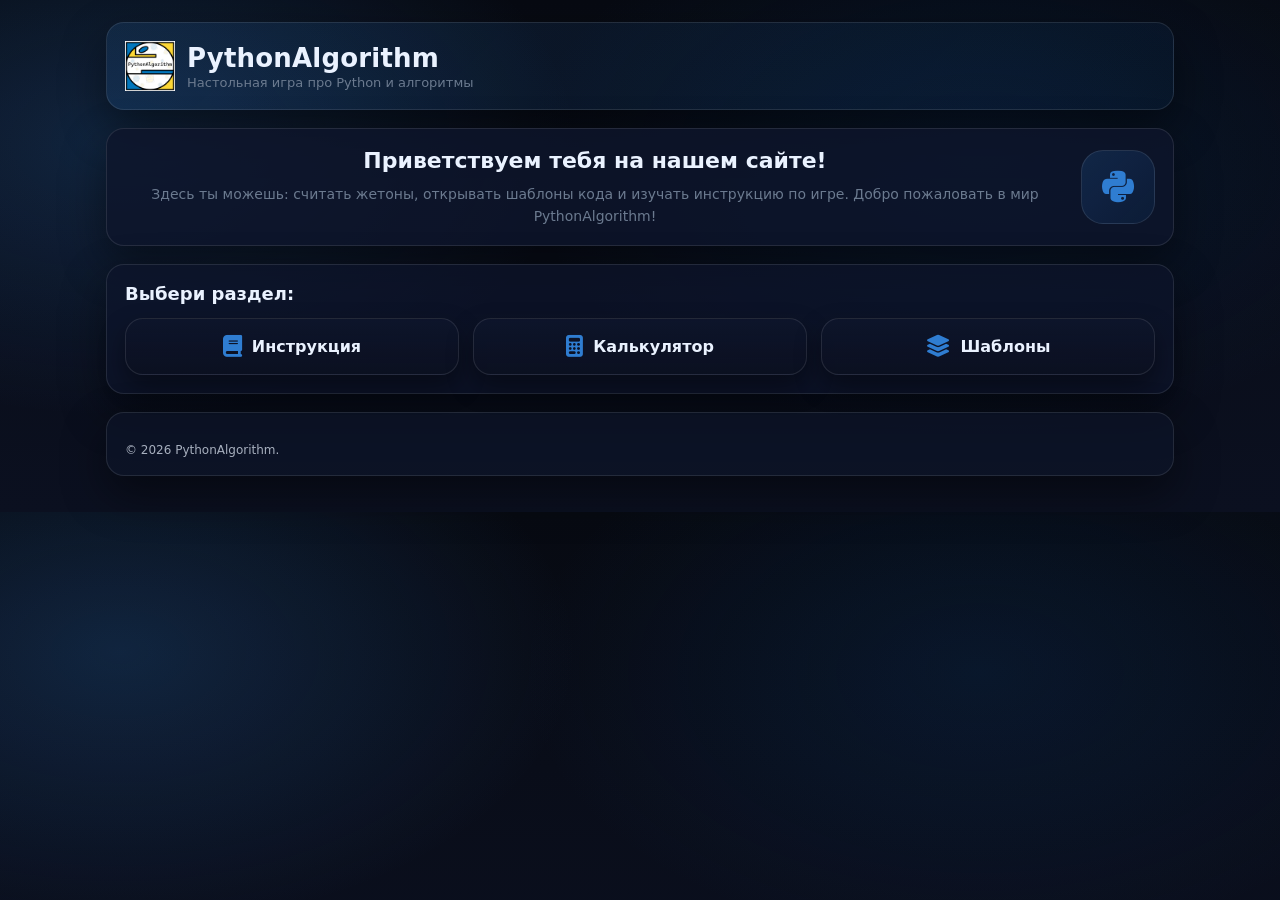
<file: index.html>
<!DOCTYPE html>
<html lang="ru">
<head>
  <meta charset="UTF-8">
  <meta name="viewport" content="width=device-width, initial-scale=1.0">
  <title>PythonAlgorithm — Главная</title>
  <link rel="stylesheet" href="./python-theme.css">
<link rel="stylesheet" href="https://cdnjs.cloudflare.com/ajax/libs/font-awesome/6.4.0/css/all.min.css">
</head>
<body>
  <div class="container">

    <header>
      <div class="topbar">
        <div class="brand">
          <div class="brand-logo">
          <img src="ОбложкаОФИЦ.png" alt="PythonAlgorithm">
          </div>
          <div class="brand-title">
            <h1>PythonAlgorithm</h1>
            <p>Настольная игра про Python и алгоритмы</p>
          </div>
        </div>
      </div>
    </header>

    <main>
      <section class="hero">
        <div class="hero-content">
          <h2>Приветствуем тебя на нашем сайте!</h2>
          <p>
            Здесь ты можешь: считать жетоны, открывать шаблоны кода и
            изучать инструкцию по игре. Добро пожаловать в мир PythonAlgorithm!
          </p>
        </div>

        <div class="hero-badge">
          <i class="fab fa-python"></i>
        </div>
      </section>

      <section class="section">
        <h2>Выбери раздел:</h2>

        <div class="nav-buttons">
          <a href="instructions.html" class="nav-btn">
            <span class="btn-emoji"><i class="fas fa-book"></i></span>
            <span class="btn-text">Инструкция</span>
          </a>

          <a href="calculator.html" class="nav-btn">
            <span class="btn-emoji"><i class="fas fa-calculator"></i></span>
            <span class="btn-text">Калькулятор</span>
          </a>

          <a href="templates.html" class="nav-btn">
            <span class="btn-emoji"><i class="fas fa-layer-group"></i></span>
            <span class="btn-text">Шаблоны</span>
          </a>
        </div>
      </section>
    </main>

    <footer>
      <p class="copyright">© 2026 PythonAlgorithm.</p>
    </footer>

  </div>
</body>
</html>
</file>
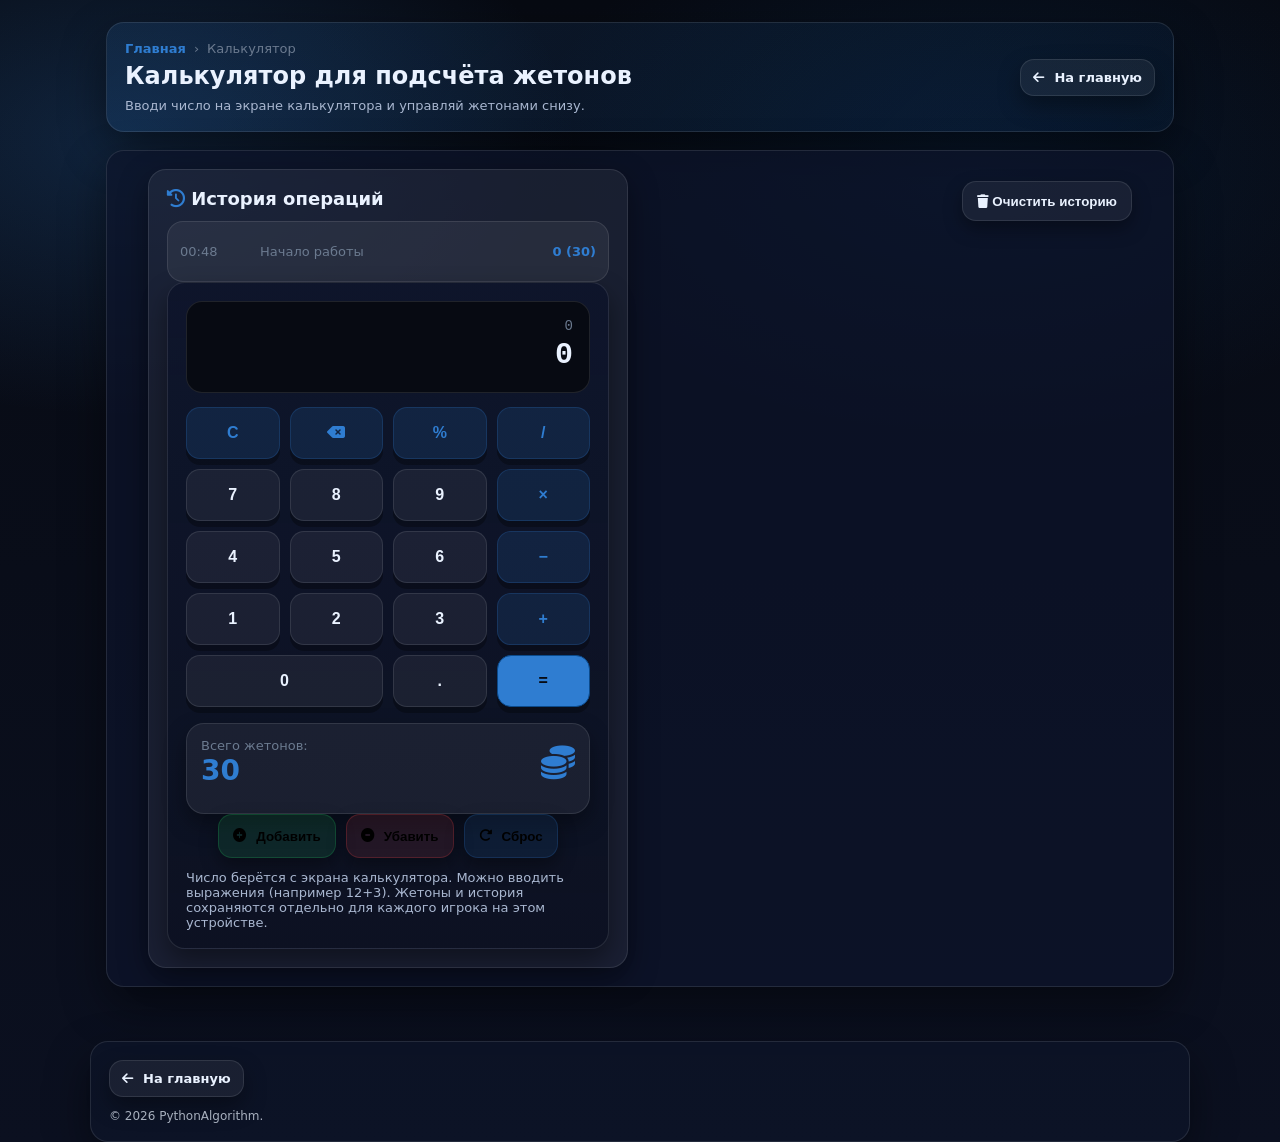
<file: calculator.html>
<!DOCTYPE html>
<html lang="ru">
<head>
  <meta charset="UTF-8">
  <meta name="viewport" content="width=device-width, initial-scale=1.0">
  <title>PythonAlgorithm — Калькулятор жетонов</title>
  <link rel="stylesheet" href="./python-theme.css">
<link rel="stylesheet" href="https://cdnjs.cloudflare.com/ajax/libs/font-awesome/6.4.0/css/all.min.css">
  <style>
    .calc-wrap{
      margin-top:18px;
      padding:18px;
      border-radius:18px;
      border:1px solid rgba(255,255,255,0.10);
      background: rgba(14,21,43,0.70);
      box-shadow: var(--shadow);
      max-width:1100px;
      margin-left:auto;
      margin-right:auto;
    }

    .calculator{
      width:100%;
      max-width:480px;
      border-radius:18px;
      border:1px solid var(--border);
      background: linear-gradient(180deg, rgba(14,21,43,0.95), rgba(11,16,32,0.88));
      box-shadow: 0px 12px 26px rgba(0,0,0,0.40);
      padding:18px;
    }

    .calculator-screen{
      background:#070a12;
      color:#eaf2ff;
      padding:16px;
      border-radius:16px;
      min-height:92px;
      display:flex;
      flex-direction:column;
      justify-content:center;
      text-align:right;
      font-family: var(--mono);
      border:1px solid var(--border);
    }

    .calculation{
      font-size:14px;
      color:var(--muted);
      min-height:20px;
      word-break:break-word;
    }

    .result{
      font-size:30px;
      font-weight:800;
      min-height:38px;
      word-break:break-word;
    }

    .calculator-buttons{
      display:grid;
      grid-template-columns: repeat(4, 1fr);
      gap:10px;
      margin-top:14px;
    }

    .calc-btn{
      height:52px;
      border:none;
      border-radius:14px;
      font-size:16px;
      font-weight:800;
      cursor:pointer;
      transition: transform 0.12s ease, box-shadow 0.12s ease;
      background: rgba(255,255,255,0.06);
      border:1px solid var(--border);
      box-shadow: 0px 6px 0px rgba(0,0,0,0.30);
      color:var(--text);
    }

    .calc-btn:hover{ transform: translateY(-1px); }
    .calc-btn:active{ transform: translateY(2px); box-shadow: 0px 3px 0px rgba(0,0,0,0.30); }

    .calc-btn.operator{
      background: rgba(47,125,209,0.14);
      border:1px solid rgba(47,125,209,0.22);
      color:var(--blue);
    }

    .calc-btn.equals{
      background: var(--blue);
      border:1px solid var(--blue2);
      color:#070a12;
    }

    .calc-btn.zero{ grid-column: span 2; }

    .token-panel{
      margin-top:16px;
      padding:14px;
      border-radius:18px;
      border:1px solid var(--border);
      background: rgba(255,255,255,0.06);
      box-shadow: 0px 10px 22px rgba(0,0,0,0.35);
    }

    .token-top{
      display:flex;
      align-items:center;
      justify-content:space-between;
      gap:12px;
      margin-bottom:12px;
    }

    .token-title{
      display:flex;
      flex-direction:column;
      gap:2px;
    }

    .token-title span{
      color:var(--muted);
      font-size:13px;
    }

    .token-value{
      font-size:28px;
      font-weight:900;
      color:var(--blue);
      line-height:32px;
    }

    .token-actions{
      display:flex;
      gap:10px;
      flex-wrap:wrap;
      justify-content:center;
    }

    .token-btn{
      height:44px;
      padding:0px 14px;
      border-radius:14px;
      border:1px solid var(--border);
      background: rgba(255,255,255,0.06);
      box-shadow: 0px 8px 18px rgba(0,0,0,0.35);
      cursor:pointer;
      font-weight:800;
      display:inline-flex;
      align-items:center;
      gap:10px;
      transition: transform 0.12s ease, border-color 0.12s ease;
    }

    .token-btn:hover{ transform: translateY(-1px); border-color: rgba(47,125,209,0.45); }
    .token-btn:active{ transform: translateY(1px); }

    .token-btn.add{
      background: rgba(34,197,94,0.12);
      border-color: rgba(34,197,94,0.22);
    }

    .token-btn.sub{
      background: rgba(239,68,68,0.10);
      border-color: rgba(239,68,68,0.22);
    }

    .token-btn.reset{
      background: rgba(47,125,209,0.10);
      border-color: rgba(47,125,209,0.20);
    }

    
.layout{
  display:grid;
  grid-template-columns: 480px 480px;
  gap:24px;
  justify-content:center;
  align-items:start;
}

@media (max-width: 1020px){
  .layout{
    grid-template-columns: 1fr;
  }
}

    .token-log{
      width:100%;
      max-width:480px;
      padding:18px;
      border-radius:18px;
      border:1px solid var(--border);
      background: rgba(255,255,255,0.06);
      box-shadow: 0px 10px 30px rgba(0,0,0,0.40);
    }

    .log-container{
      border-radius:16px;
      border:1px solid var(--border);
      background: rgba(255,255,255,0.06);
      padding:12px;
      max-height:220px;
      overflow:auto;
    }

    .log-entry{
      display:flex;
      align-items:center;
      justify-content:space-between;
      gap:10px;
      padding:10px 0px;
      border-bottom:1px solid var(--border);
      font-size:13px;
      color:var(--muted);
    }

    .log-entry:last-child{ border-bottom:none; }

    .log-time{ width:70px; color:var(--muted); }
    .log-action{ flex:1; }
    .log-tokens{ width:140px; text-align:right; font-weight:900; color:var(--blue); }
    .log-tokens.positive{ color:#16a34a; }
    .log-tokens.negative{ color:#dc2626; }

    .log-actions{
      margin-top:12px;
      display:flex;
      justify-content:flex-end;
    }

    .log-actions button{
      height:40px;
      padding:0px 14px;
      border-radius:14px;
      border:1px solid var(--border);
      background: rgba(255,255,255,0.06);
      box-shadow: 0px 8px 18px rgba(0,0,0,0.35);
      cursor:pointer;
      font-weight:800;
      color:var(--text);
    }
  
    @media (max-width: 1020px){
      .calc-wrap{
        padding:14px;
      }
      .layout{
        grid-template-columns: 1fr !important;
        gap:16px;
      }
      .calculator,
      .token-log{
        width:100%;
        max-width:none;
      }
    }

    @media (max-width: 640px){
      .calculator-buttons{
        gap:8px;
      }
      .calc-btn{
        height:48px;
        font-size:15px;
      }
      .result{
        font-size:26px;
      }
      .log-time{
        width:56px;
      }
      .log-tokens{
        width:auto;
      }
      .log-entry{
        align-items:flex-start;
        flex-wrap:wrap;
      }
    }

    @media (max-width: 480px){
      .calc-wrap,
      .calculator,
      .token-log{
        padding:12px;
      }
      .token-actions,
      .log-actions{
        justify-content:stretch;
      }
      .token-btn,
      .log-actions button{
        width:100%;
        justify-content:center;
      }
    }

  </style>
</head>
<body>
  <div class="container">

    <header>
      <div class="page-title">
        <div>
          <div class="breadcrumb">
            <a href="index.html">Главная</a>
            <span>›</span>
            <span>Калькулятор</span>
          </div>
          <h1 style="margin:6px 0px 0px; font-size:24px;">Калькулятор для подсчёта жетонов</h1>
          <p style="margin:8px 0px 0px; color:#a9b7d0; font-size:13px;">
            Вводи число на экране калькулятора и управляй жетонами снизу.
          </p>
        </div>

        <a class="back-home" href="index.html">
          <i class="fas fa-arrow-left"></i>
          На главную
        </a>
      </div>
    </header>

    <main>
      <div class="calc-wrap">
        <div class="layout">
<div class="token-log">
            <h2 style="margin:0px 0px 12px; font-size:18px;">
              <i class="fas fa-history" style="color:#2f7dd1;"></i>
              История операций
            </h2>

            <div class="log-container" id="tokenLog"></div>
<div class="calculator">
            <div class="calculator-screen">
              <div class="calculation" id="calculation">0</div>
              <div class="result" id="result">0</div>
            </div>

            <div class="calculator-buttons">
              <button class="calc-btn operator" onclick="clearDisplay()">C</button>
              <button class="calc-btn operator" onclick="deleteLast()"><i class="fas fa-backspace"></i></button>
              <button class="calc-btn operator" onclick="appendToDisplay('%')">%</button>
              <button class="calc-btn operator" onclick="appendToDisplay('/')">/</button>

              <button class="calc-btn" onclick="appendToDisplay('7')">7</button>
              <button class="calc-btn" onclick="appendToDisplay('8')">8</button>
              <button class="calc-btn" onclick="appendToDisplay('9')">9</button>
              <button class="calc-btn operator" onclick="appendToDisplay('*')">×</button>

              <button class="calc-btn" onclick="appendToDisplay('4')">4</button>
              <button class="calc-btn" onclick="appendToDisplay('5')">5</button>
              <button class="calc-btn" onclick="appendToDisplay('6')">6</button>
              <button class="calc-btn operator" onclick="appendToDisplay('-')">−</button>

              <button class="calc-btn" onclick="appendToDisplay('1')">1</button>
              <button class="calc-btn" onclick="appendToDisplay('2')">2</button>
              <button class="calc-btn" onclick="appendToDisplay('3')">3</button>
              <button class="calc-btn operator" onclick="appendToDisplay('+')">+</button>

              <button class="calc-btn zero" onclick="appendToDisplay('0')">0</button>
              <button class="calc-btn" onclick="appendToDisplay('.')">.</button>
              <button class="calc-btn equals" onclick="calculateResult()">=</button>
            </div>

            <div class="token-panel">
              <div class="token-top">
                <div class="token-title">
                  <span>Всего жетонов:</span>
                  <div class="token-value" id="totalTokens">30</div>
                </div>

                <div style="font-size:34px; color:#2f7dd1;">
                  <i class="fas fa-coins"></i>
                </div>
              </div>

              
              </div>

              <div class="token-actions">
                <button class="token-btn add" onclick="addTokens()">
                  <i class="fas fa-plus-circle"></i>
                  Добавить
                </button>

                <button class="token-btn sub" onclick="subtractTokens()">
                  <i class="fas fa-minus-circle"></i>
                  Убавить
                </button>

                <button class="token-btn reset" onclick="resetTokens()">
                  <i class="fas fa-rotate-right"></i>
                  Сброс
                </button>
              </div>

              <div style="margin-top:12px; color:#a9b7d0; font-size:13px;">
                Число берётся с экрана калькулятора. Можно вводить выражения (например 12+3). Жетоны и история сохраняются отдельно для каждого игрока на этом устройстве.
              </div>
            </div>
          </div>

          

            <div class="log-actions">
              <button onclick="clearLog()">
                <i class="fas fa-trash"></i>
                Очистить историю
              </button>
            </div>
          </div>

        </div>
      </div>
    </main>

    <footer>
         <a class="back-home" href="index.html">
          <i class="fas fa-arrow-left"></i>
          На главную
        </a>
      </div>

      <p class="copyright">© 2026 PythonAlgorithm.</p>
    </footer>

  </div>

  <script>
    let displayValue = "0";
    let totalTokens = 30;
    let tokenHistory = [];
    
    window.addEventListener("DOMContentLoaded", function(){
      const sel = document.getElementById("playerKey");
      if (sel) {
        const savedPlayer = localStorage.getItem("pythonAlgorithmCurrentPlayer");
        if (savedPlayer) sel.value = savedPlayer;
        currentPlayer = sel.value;
      }
      loadFromStorage();
      updateDisplay();
      updateTokenDisplay();
      updateLogDisplay();

      if (tokenHistory.length === 0) {
        addToHistory("Начало работы", 0);
      }
    });

    function updateDisplay(){
      document.getElementById("calculation").textContent = displayValue;
      document.getElementById("result").textContent = displayValue;
    }

    function clearDisplay(){
      displayValue = "0";
      updateDisplay();
    }

    function deleteLast(){
      if (displayValue.length > 1) {
        displayValue = displayValue.slice(0, -1);
      } else {
        displayValue = "0";
      }
      updateDisplay();
    }

    function appendToDisplay(value){
      if (displayValue === "0" || displayValue === "Ошибка") {
        displayValue = value;
      } else {
        displayValue += value;
      }
      updateDisplay();
    }

    function isValidExpression(expr){
      if (expr === "") return false;
      let balance = 0;
      for (let char of expr) {
        if (char === "(") balance++;
        if (char === ")") balance--;
        if (balance < 0) return false;
      }
      if (balance !== 0) return false;
      return true;
    }

    function evaluateExpression(expr){
      expr = expr.replace(/\s+/g, "");
      if (!/^[\d+\-*/().%]+$/.test(expr)) {
        throw new Error("Некорректные символы");
      }
      return new Function("return " + expr)();
    }

    function calculateResult(){
      try{
        let expr = displayValue.replace(/×/g, "*").replace(/−/g, "-");
        if (!isValidExpression(expr)) throw new Error("Некорректное выражение");
        let result = evaluateExpression(expr);
        if (isNaN(result) || !isFinite(result)) throw new Error("Некорректный результат");
        result = Math.round(result * 100) / 100;
        displayValue = result.toString();
        updateDisplay();
      }catch(e){
        displayValue = "Ошибка";
        updateDisplay();
        setTimeout(() => {
          if (displayValue === "Ошибка") clearDisplay();
        }, 1200);
      }
    }

    function getAmountFromDisplay(){
      try{
        if (displayValue === "Ошибка") return NaN;
        let expr = displayValue.replace(/×/g, "*").replace(/−/g, "-");
        if (!isValidExpression(expr)) return NaN;
        const result = evaluateExpression(expr);
        return result;
      }catch(e){
        return NaN;
      }
    }

    function updateTokenDisplay(){
      document.getElementById("totalTokens").textContent = totalTokens;
    }

    function addToHistory(action, change){
      const now = new Date();
      const timeString = now.getHours().toString().padStart(2,"0") + ":" + now.getMinutes().toString().padStart(2,"0");

      tokenHistory.push({
        time: timeString,
        action: action,
        change: change,
        total: totalTokens
      });

      if (tokenHistory.length > 20) tokenHistory = tokenHistory.slice(-20);

      updateLogDisplay();
      saveToStorage();
    }

    function updateLogDisplay(){
      const logContainer = document.getElementById("tokenLog");
      if (!logContainer) return;

      logContainer.innerHTML = "";

      const recent = [...tokenHistory].reverse().slice(0, 10);

      if (recent.length === 0) {
        logContainer.innerHTML = '<div class="log-entry"><span class="log-time">Сейчас</span><span class="log-action">Начало работы</span><span class="log-tokens">0</span></div>';
        return;
      }

      recent.forEach(log => {
        const row = document.createElement("div");
        row.className = "log-entry";

        const tokenClass = log.change > 0 ? "positive" : (log.change < 0 ? "negative" : "");

        row.innerHTML = `
          <span class="log-time">${log.time}</span>
          <span class="log-action">${log.action}</span>
          <span class="log-tokens ${tokenClass}">${log.change > 0 ? "+" : ""}${log.change} (${log.total})</span>
        `;
        logContainer.appendChild(row);
      });
    }

        
function saveToStorage(){
      try{
        localStorage.setItem("pythonAlgorithmTokens_v1", totalTokens.toString());
        localStorage.setItem("pythonAlgorithmHistory_v1", JSON.stringify(tokenHistory));
      }catch(e){}
    }

    function loadFromStorage(){
      try{
        const savedTokens = localStorage.getItem("pythonAlgorithmTokens_v1");
        const savedHistory = localStorage.getItem("pythonAlgorithmHistory_v1");

        if (savedTokens) {
          const n = parseInt(savedTokens);
          totalTokens = isNaN(n) ? 30 : n;
        }

        if (savedHistory) {
          tokenHistory = JSON.parse(savedHistory) || [];
        }
      }catch(e){
        totalTokens = 30;
        tokenHistory = [];
      }
    }

    function addTokens(){
      const amountRaw = getAmountFromDisplay();
      const numAmount = Math.floor(amountRaw);

      if (!isNaN(numAmount) && numAmount > 0 && numAmount <= 1000) {
        totalTokens += numAmount;
        updateTokenDisplay();
        addToHistory("Добавлено " + numAmount + " жетонов", numAmount);
        clearDisplay();
      } else {
        alert("⚠️ Введите на калькуляторе число от 1 до 1000 и нажмите 'Добавить'.");
      }
    }

    function subtractTokens(){
      const amountRaw = getAmountFromDisplay();
      const numAmount = Math.floor(amountRaw);

      if (!isNaN(numAmount) && numAmount > 0 && numAmount <= 1000) {
        if (numAmount > totalTokens) {
          alert("❌ Недостаточно жетонов!\nДоступно: " + totalTokens);
          return;
        }

        totalTokens -= numAmount;
        updateTokenDisplay();
        addToHistory("Вычтено " + numAmount + " жетонов", -numAmount);
        clearDisplay();
      } else {
        alert("⚠️ Введите на калькуляторе число от 1 до 1000 и нажмите 'Убавить'.");
      }
    }

    function resetTokens(){
      const ok = confirm("Сбросить жетоны к 30 для выбранного игрока?");
      if (!ok) return;

      const oldTotal = totalTokens;
      totalTokens = 30;
      updateTokenDisplay();
      addToHistory("Сброс жетонов", -(oldTotal - 30));
    }

    function clearLog(){
      const ok = confirm("Очистить историю операций?");
      if (!ok) return;
      tokenHistory = [];
      updateLogDisplay();
      saveToStorage();
    }

    document.addEventListener("keydown", function(event){
      if (event.key >= "0" && event.key <= "9") {
        appendToDisplay(event.key);
      } else if (["+", "-", "*", "/", "%", "."].includes(event.key)) {
        appendToDisplay(event.key === "*" ? "×" : event.key);
      } else if (event.key === "Enter" || event.key === "=") {
        calculateResult();
      } else if (event.key === "Escape") {
        clearDisplay();
      } else if (event.key === "Backspace") {
        deleteLast();
        event.preventDefault();
      }
    });
  </script>
</body>
</html>
</file>
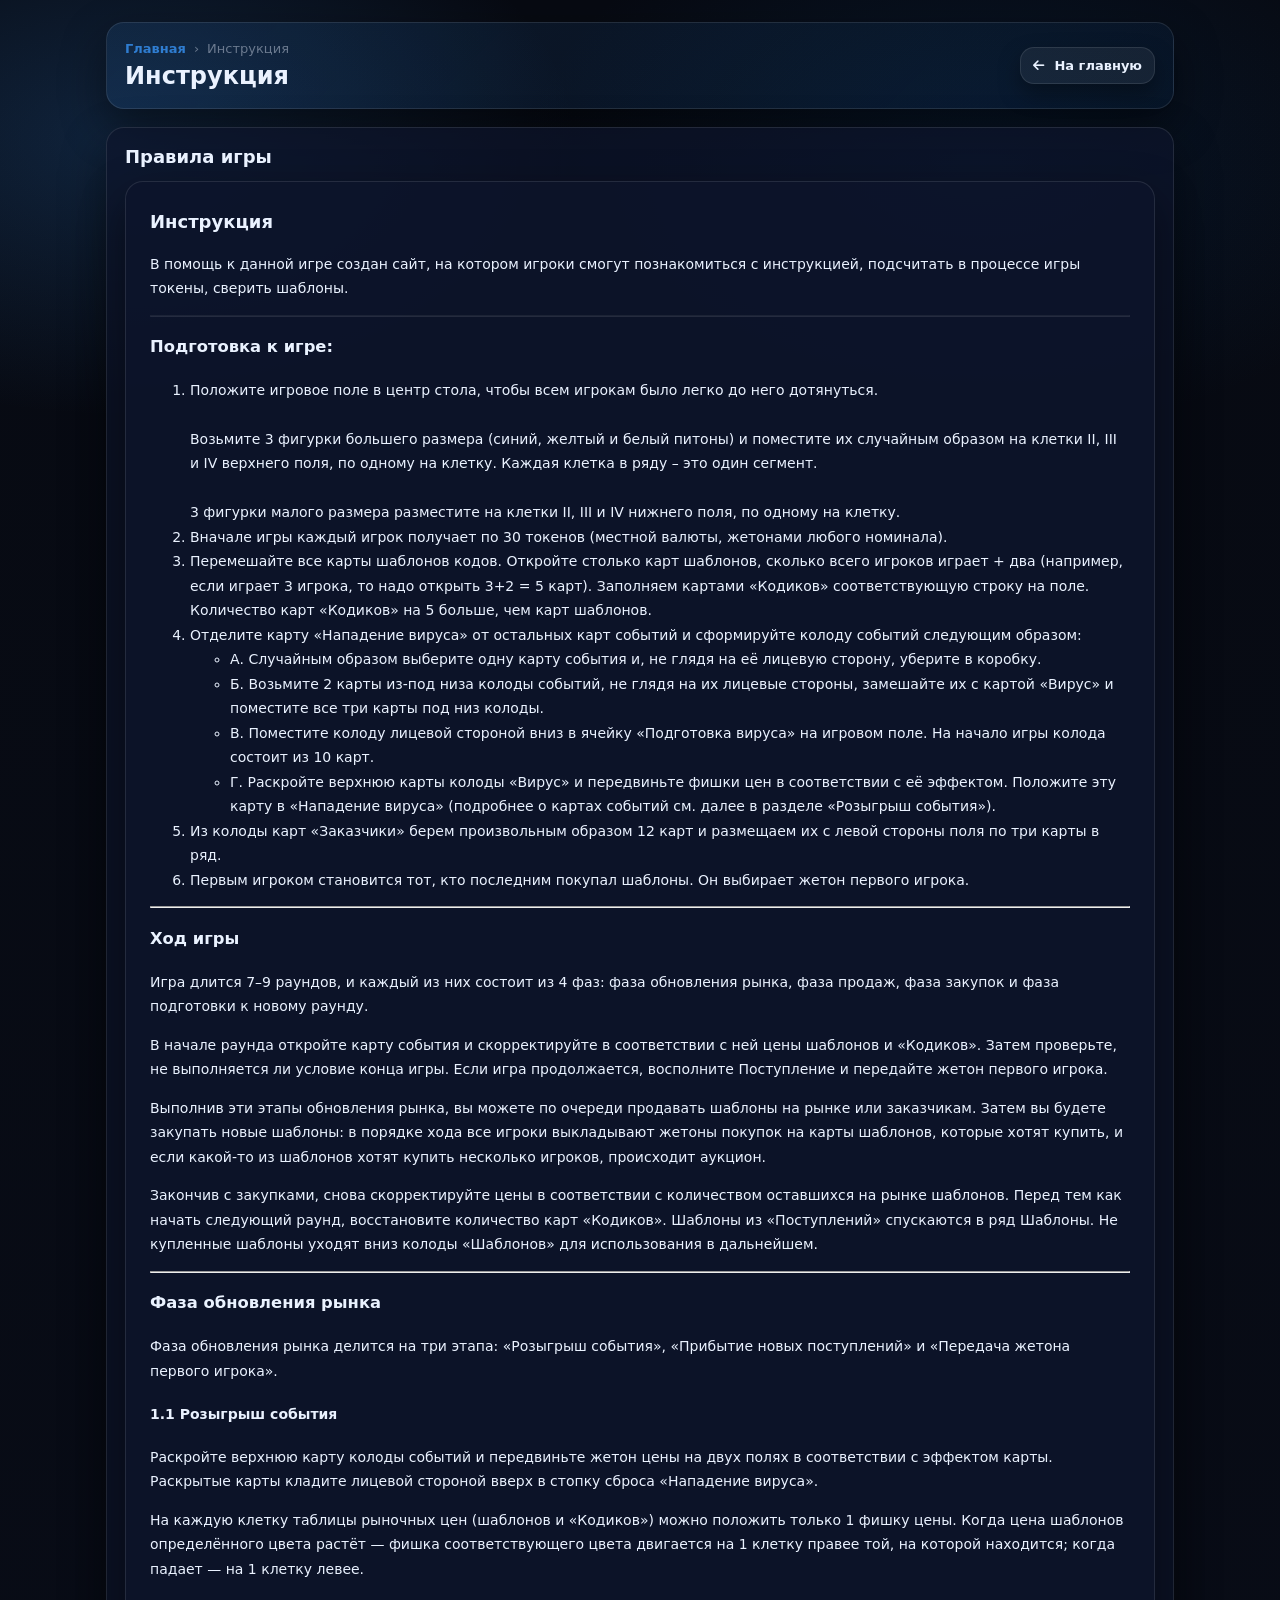
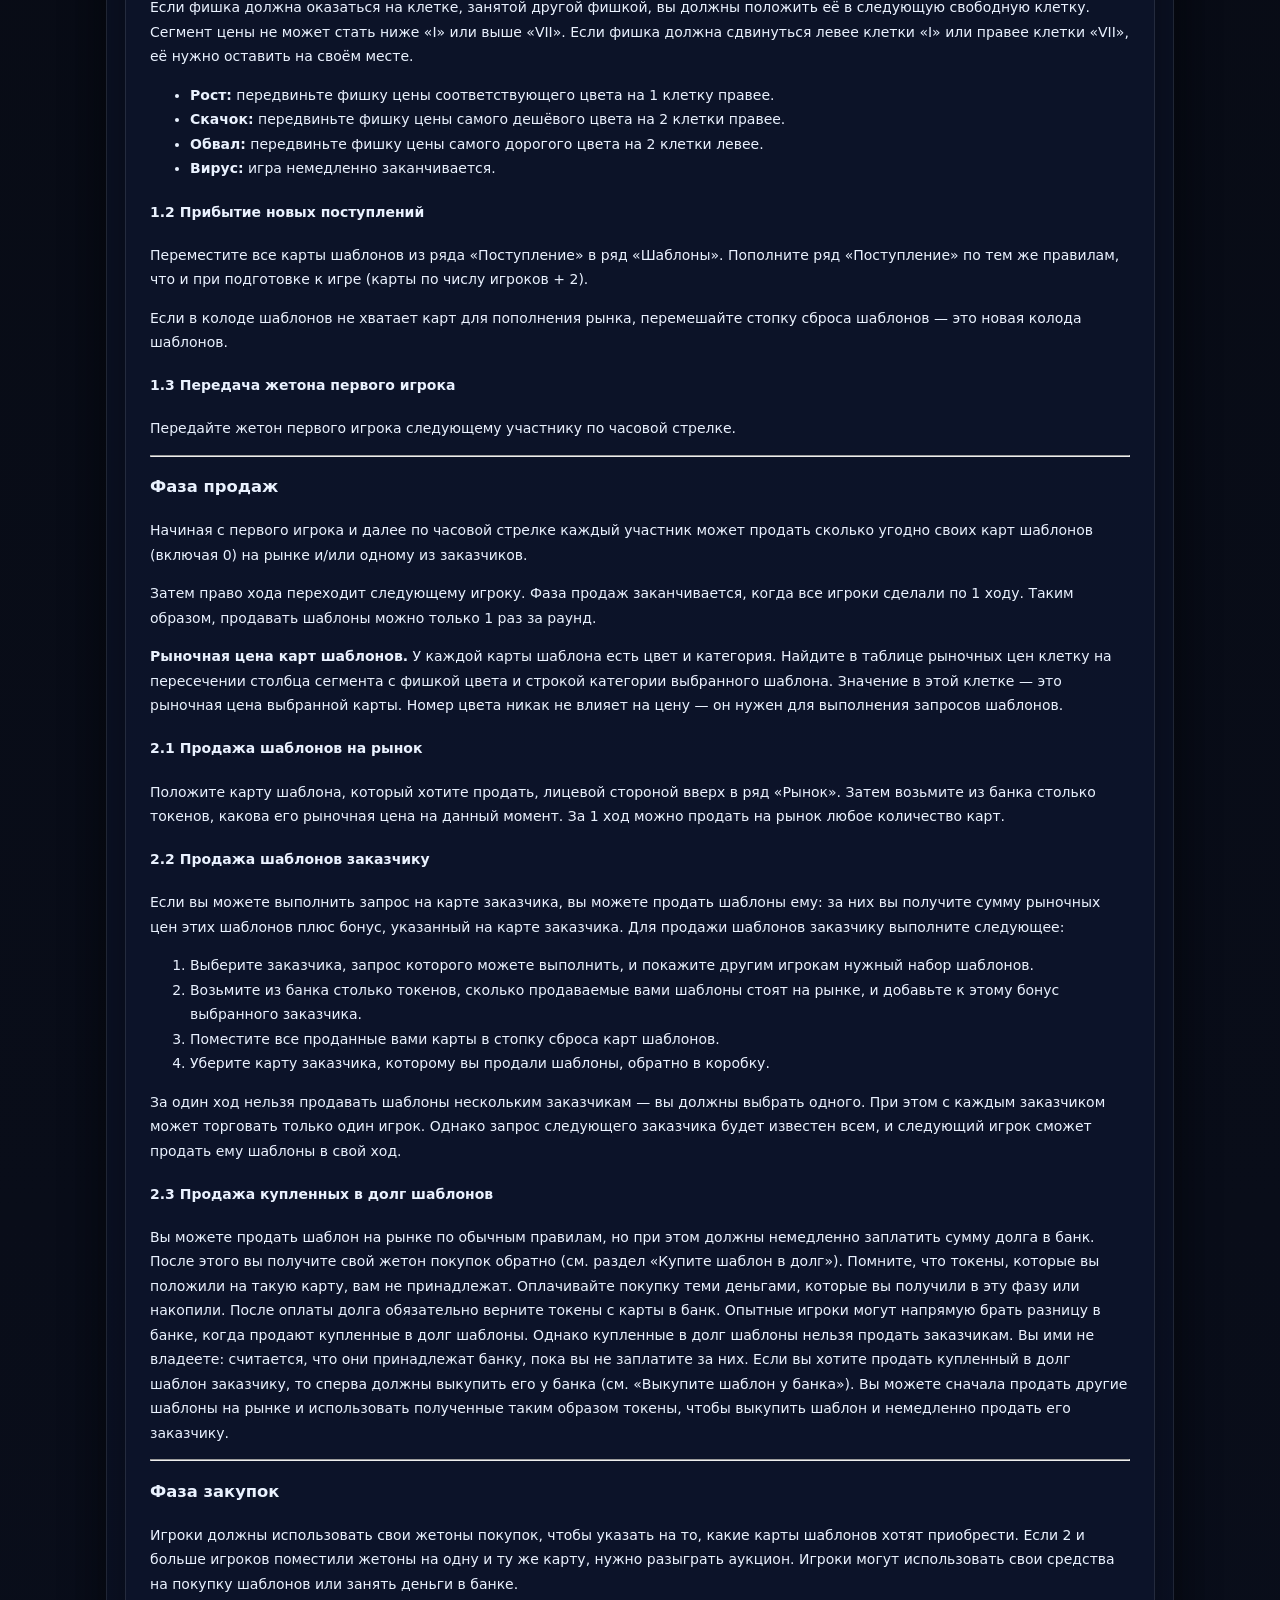
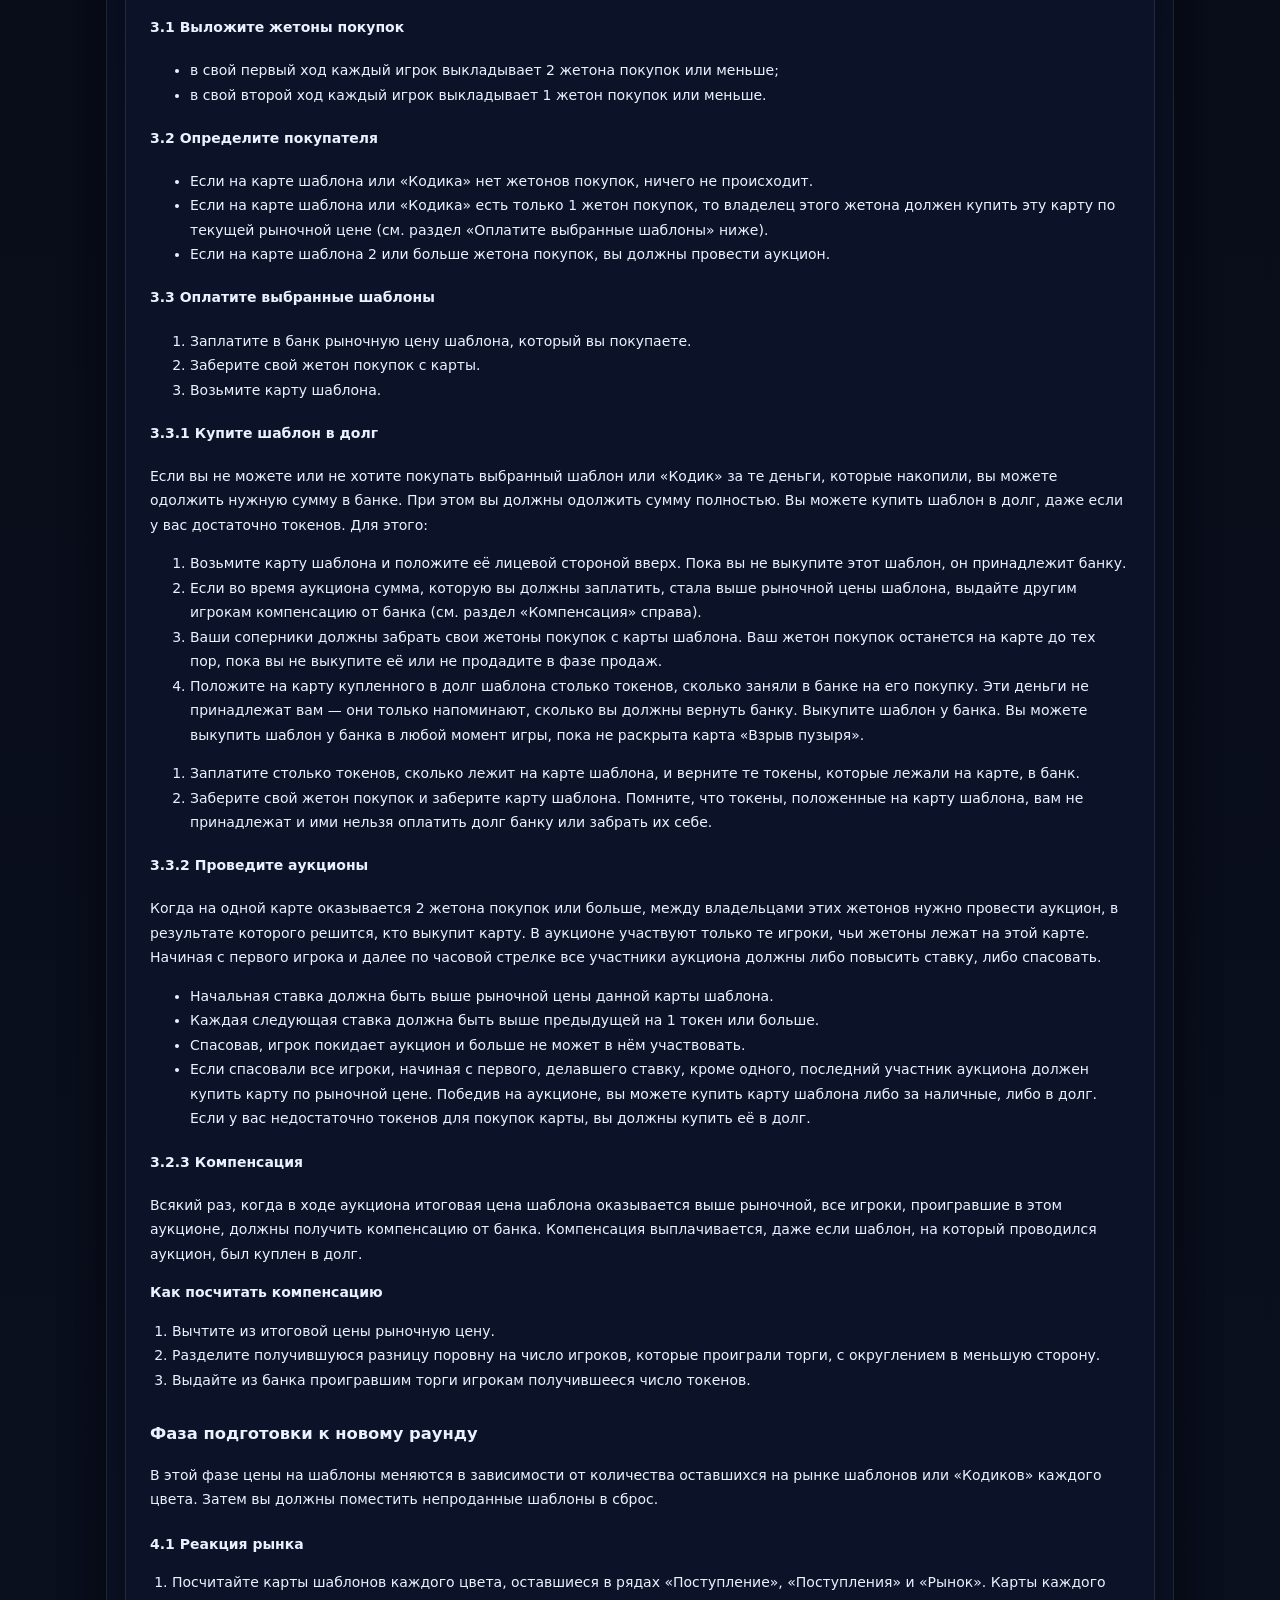
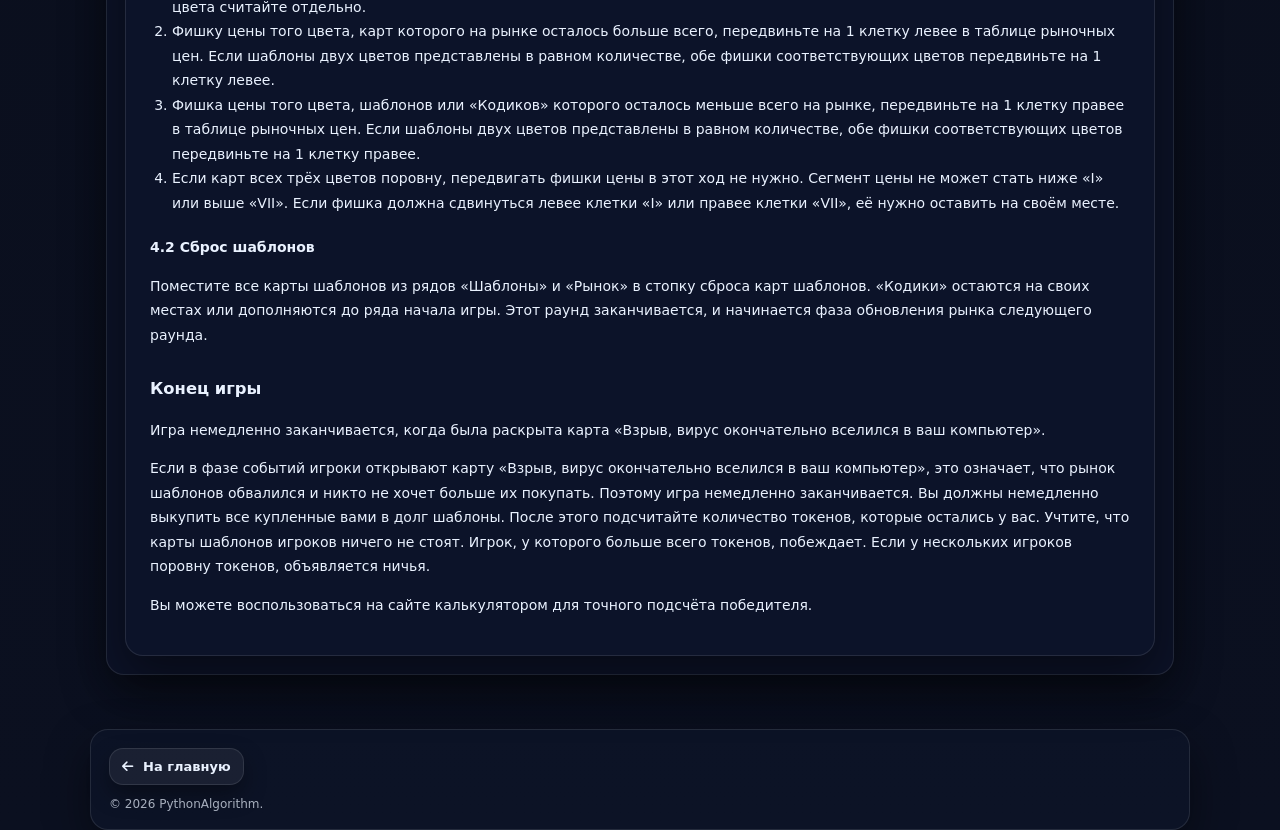
<file: instructions.html>
<!DOCTYPE html>
<html lang="ru">
<head>
  <meta charset="UTF-8">
  <meta name="viewport" content="width=device-width, initial-scale=1.0">
  <title>PythonAlgorithm — Инструкция</title>
  <link rel="stylesheet" href="./python-theme.css">
<link rel="stylesheet" href="https://cdnjs.cloudflare.com/ajax/libs/font-awesome/6.4.0/css/all.min.css">
</head>
<body>
  <div class="container">

    <header>
      <div class="page-title">
        <div>
          <div class="breadcrumb">
            <a href="index.html">Главная</a>
            <span>›</span>
            <span>Инструкция</span>
          </div>
          <h1 style="margin:6px 0px 0px; font-size:24px;">Инструкция</h1>
        </div>

        <a class="back-home" href="index.html">
          <i class="fas fa-arrow-left"></i>
          На главную
        </a>
      </div>
    </header>

    <main>
      <section class="section">
        <h2>Правила игры</h2>
<div style="
  width:100%;
  min-height:420px;
  border-radius:18px;
  border:1px solid var(--border);
  background: rgba(14,21,43,0.70);
  box-shadow: var(--shadow);
  padding:24px;
  color:var(--text);
  font-size:14px;
  line-height:1.75;
">

<h2 style="color:var(--text); margin-top:0;">Инструкция</h2>

<p>
В помощь к данной игре создан сайт, на котором игроки смогут познакомиться с инструкцией,
подсчитать в процессе игры токены, сверить шаблоны.
</p>

<hr style="border-color:var(--border);">

<h3 style="color:var(--text);">Подготовка к игре:</h3>

<ol>
<li>
Положите игровое поле в центр стола, чтобы всем игрокам было легко до него дотянуться.<br><br>
Возьмите 3 фигурки большего размера (синий, желтый и белый питоны) и поместите их случайным образом на клетки II, III и IV верхнего поля, по одному на клетку. Каждая клетка в ряду – это один сегмент.<br><br>
3 фигурки малого размера разместите на клетки II, III и IV нижнего поля, по одному на клетку.
</li>

<li>
Вначале игры каждый игрок получает по 30 токенов (местной валюты, жетонами любого номинала).
</li>

<li>
Перемешайте все карты шаблонов кодов. Откройте столько карт шаблонов, сколько всего игроков играет + два (например, если играет 3 игрока, то надо открыть 3+2 = 5 карт). Заполняем картами «Кодиков» соответствующую строку на поле. Количество карт «Кодиков» на 5 больше, чем карт шаблонов.
</li>

<li>
Отделите карту «Нападение вируса» от остальных карт событий и сформируйте колоду событий следующим образом:
<ul>
<li>А. Случайным образом выберите одну карту события и, не глядя на её лицевую сторону, уберите в коробку.</li>
<li>Б. Возьмите 2 карты из-под низа колоды событий, не глядя на их лицевые стороны, замешайте их с картой «Вирус» и поместите все три карты под низ колоды.</li>
<li>В. Поместите колоду лицевой стороной вниз в ячейку «Подготовка вируса» на игровом поле. На начало игры колода состоит из 10 карт.</li>
<li>Г. Раскройте верхнюю карты колоды «Вирус» и передвиньте фишки цен в соответствии с её эффектом. Положите эту карту в «Нападение вируса» (подробнее о картах событий см. далее в разделе «Розыгрыш события»).</li>
</ul>
</li>

<li>
Из колоды карт «Заказчики» берем произвольным образом 12 карт и размещаем их с левой стороны поля по три карты в ряд.
</li>

<li>
Первым игроком становится тот, кто последним покупал шаблоны. Он выбирает жетон первого игрока.
</li>
</ol>

<hr>

<h3 style="color:var(--text);">Ход игры</h3>

<p>
Игра длится 7–9 раундов, и каждый из них состоит из 4 фаз: фаза обновления рынка, фаза продаж, фаза закупок и фаза подготовки к новому раунду.
</p>

<p>
В начале раунда откройте карту события и скорректируйте в соответствии с ней цены шаблонов и «Кодиков». Затем проверьте, не выполняется ли условие конца игры. Если игра продолжается, восполните Поступление и передайте жетон первого игрока.
</p>

<p>
Выполнив эти этапы обновления рынка, вы можете по очереди продавать шаблоны на рынке или заказчикам. Затем вы будете закупать новые шаблоны: в порядке хода все игроки выкладывают жетоны покупок на карты шаблонов, которые хотят купить, и если какой-то из шаблонов хотят купить несколько игроков, происходит аукцион.
</p>

<p>
Закончив с закупками, снова скорректируйте цены в соответствии с количеством оставшихся на рынке шаблонов. Перед тем как начать следующий раунд, восстановите количество карт «Кодиков». Шаблоны из «Поступлений» спускаются в ряд Шаблоны. Не купленные шаблоны уходят вниз колоды «Шаблонов» для использования в дальнейшем.
</p>

<hr>

<h3 style="color:var(--text);">Фаза обновления рынка</h3>

<p>
Фаза обновления рынка делится на три этапа: «Розыгрыш события», «Прибытие новых поступлений» и «Передача жетона первого игрока».
</p>

<h4 style="color:var(--text);">1.1 Розыгрыш события</h4>

<p>
Раскройте верхнюю карту колоды событий и передвиньте жетон цены на двух полях в соответствии с эффектом карты. Раскрытые карты кладите лицевой стороной вверх в стопку сброса «Нападение вируса».
</p>

<p>
На каждую клетку таблицы рыночных цен (шаблонов и «Кодиков») можно положить только 1 фишку цены. Когда цена шаблонов определённого цвета растёт — фишка соответствующего цвета двигается на 1 клетку правее той, на которой находится; когда падает — на 1 клетку левее.
</p>

<p>
Если фишка должна оказаться на клетке, занятой другой фишкой, вы должны положить её в следующую свободную клетку. Сегмент цены не может стать ниже «I» или выше «VII». Если фишка должна сдвинуться левее клетки «I» или правее клетки «VII», её нужно оставить на своём месте.
</p>

<ul>
<li><b>Рост:</b> передвиньте фишку цены соответствующего цвета на 1 клетку правее.</li>
<li><b>Скачок:</b> передвиньте фишку цены самого дешёвого цвета на 2 клетки правее.</li>
<li><b>Обвал:</b> передвиньте фишку цены самого дорогого цвета на 2 клетки левее.</li>
<li><b>Вирус:</b> игра немедленно заканчивается.</li>
</ul>

<h4 style="color:var(--text);">1.2 Прибытие новых поступлений</h4>

<p>
Переместите все карты шаблонов из ряда «Поступление» в ряд «Шаблоны». Пополните ряд «Поступление» по тем же правилам, что и при подготовке к игре (карты по числу игроков + 2).
</p>

<p>
Если в колоде шаблонов не хватает карт для пополнения рынка, перемешайте стопку сброса шаблонов — это новая колода шаблонов.
</p>

<h4 style="color:var(--text);">1.3 Передача жетона первого игрока</h4>

<p>
Передайте жетон первого игрока следующему участнику по часовой стрелке.
</p>

<hr>

<h3 style="color:var(--text);">Фаза продаж</h3>

<p>
Начиная с первого игрока и далее по часовой стрелке каждый участник может продать сколько угодно своих карт шаблонов (включая 0) на рынке и/или одному из заказчиков.
</p>

<p>
Затем право хода переходит следующему игроку. Фаза продаж заканчивается, когда все игроки сделали по 1 ходу. Таким образом, продавать шаблоны можно только 1 раз за раунд.
</p>

<p>
<b>Рыночная цена карт шаблонов.</b> У каждой карты шаблона есть цвет и категория. Найдите в таблице рыночных цен клетку на пересечении столбца сегмента с фишкой цвета и строкой категории выбранного шаблона. Значение в этой клетке — это рыночная цена выбранной карты. Номер цвета никак не влияет на цену — он нужен для выполнения запросов шаблонов.
</p>

<h4 style="color:var(--text);">2.1 Продажа шаблонов на рынок</h4>

<p>
Положите карту шаблона, который хотите продать, лицевой стороной вверх в ряд «Рынок». Затем возьмите из банка столько токенов, какова его рыночная цена на данный момент. За 1 ход можно продать на рынок любое количество карт.
</p>

<h4 style="color:var(--text);">2.2 Продажа шаблонов заказчику</h4>

<p>
Если вы можете выполнить запрос на карте заказчика, вы можете продать шаблоны ему: за них вы получите сумму рыночных цен этих шаблонов плюс бонус, указанный на карте заказчика. Для продажи шаблонов заказчику выполните следующее:
</p>

<ol>
<li>Выберите заказчика, запрос которого можете выполнить, и покажите другим игрокам нужный набор шаблонов.</li>
<li>Возьмите из банка столько токенов, сколько продаваемые вами шаблоны стоят на рынке, и добавьте к этому бонус выбранного заказчика.</li>
<li>Поместите все проданные вами карты в стопку сброса карт шаблонов.</li>
<li>Уберите карту заказчика, которому вы продали шаблоны, обратно в коробку.</li>
</ol>

<p>
За один ход нельзя продавать шаблоны нескольким заказчикам — вы должны выбрать одного. При этом с каждым заказчиком может торговать только один игрок. Однако запрос следующего заказчика будет известен всем, и следующий игрок сможет продать ему шаблоны в свой ход.
</p>

<h4 style="color:var(--text);">2.3 Продажа купленных в долг шаблонов</h4>

<p>
Вы можете продать шаблон на рынке по обычным правилам, но при этом должны немедленно заплатить сумму долга в банк. После этого вы получите свой жетон покупок обратно (см. раздел «Купите шаблон в долг»). Помните, что токены, которые вы положили на такую карту, вам не принадлежат. Оплачивайте покупку теми деньгами, которые вы получили в эту фазу или накопили. После оплаты долга обязательно верните токены с карты в банк. Опытные игроки могут напрямую брать разницу в банке, когда продают купленные в долг шаблоны. Однако купленные в долг шаблоны нельзя продать заказчикам. Вы ими не владеете: считается, что они принадлежат банку, пока вы не заплатите за них. Если вы хотите продать купленный в долг шаблон заказчику, то сперва должны выкупить его у банка (см. «Выкупите шаблон у банка»). Вы можете сначала продать другие шаблоны на рынке и использовать полученные таким образом токены, чтобы выкупить шаблон и немедленно продать его заказчику.
</p>

<hr>

<h3 style="color:var(--text);">Фаза закупок</h3>

<p>
Игроки должны использовать свои жетоны покупок, чтобы указать на то, какие карты шаблонов хотят приобрести. Если 2 и больше игроков поместили жетоны на одну и ту же карту, нужно разыграть аукцион. Игроки могут использовать свои средства на покупку шаблонов или занять деньги в банке.
</p>

<h4 style="color:var(--text);">3.1 Выложите жетоны покупок</h4>

<ul>
  <li>в свой первый ход каждый игрок выкладывает 2 жетона покупок или меньше;</li>
  <li>в свой второй ход каждый игрок выкладывает 1 жетон покупок или меньше.</li>
</ul>

<h4 style="color:var(--text);">3.2 Определите покупателя</h4>

<ul>
  <li>Если на карте шаблона или «Кодика» нет жетонов покупок, ничего не происходит.</li>
  <li>Если на карте шаблона или «Кодика» есть только 1 жетон покупок, то владелец этого жетона должен купить эту карту по текущей рыночной цене (см. раздел «Оплатите выбранные шаблоны» ниже).</li>
  <li>Если на карте шаблона 2 или больше жетона покупок, вы должны провести аукцион.</li>
</ul>

<h4 style="color:var(--text);">3.3 Оплатите выбранные шаблоны</h4>

<ol>
  <li>Заплатите в банк рыночную цену шаблона, который вы покупаете.</li>
  <li>Заберите свой жетон покупок с карты.</li>
  <li>Возьмите карту шаблона.</li>
</ol>

<h4 style="color:var(--text);">3.3.1 Купите шаблон в долг</h4>

<p>
Если вы не можете или не хотите покупать выбранный шаблон или «Кодик» за те деньги, которые накопили, вы можете одолжить нужную сумму в банке. При этом вы должны одолжить сумму полностью. Вы можете купить шаблон в долг, даже если у вас достаточно токенов. Для этого:
</p>

<ol>
  <li>Возьмите карту шаблона и положите её лицевой стороной вверх. Пока вы не выкупите этот шаблон, он принадлежит банку.</li>
  <li>Если во время аукциона сумма, которую вы должны заплатить, стала выше рыночной цены шаблона, выдайте другим игрокам компенсацию от банка (см. раздел «Компенсация» справа).</li>
  <li>Ваши соперники должны забрать свои жетоны покупок с карты шаблона. Ваш жетон покупок останется на карте до тех пор, пока вы не выкупите её или не продадите в фазе продаж.</li>
  <li>Положите на карту купленного в долг шаблона столько токенов, сколько заняли в банке на его покупку. Эти деньги не принадлежат вам — они только напоминают, сколько вы должны вернуть банку. Выкупите шаблон у банка. Вы можете выкупить шаблон у банка в любой момент игры, пока не раскрыта карта «Взрыв пузыря».</li>
</ol>

<ol>
  <li>Заплатите столько токенов, сколько лежит на карте шаблона, и верните те токены, которые лежали на карте, в банк.</li>
  <li>Заберите свой жетон покупок и заберите карту шаблона. Помните, что токены, положенные на карту шаблона, вам не принадлежат и ими нельзя оплатить долг банку или забрать их себе.</li>
</ol>

<h4 style="color:var(--text);">3.3.2 Проведите аукционы</h4>

<p>
Когда на одной карте оказывается 2 жетона покупок или больше, между владельцами этих жетонов нужно провести аукцион, в результате которого решится, кто выкупит карту. В аукционе участвуют только те игроки, чьи жетоны лежат на этой карте. Начиная с первого игрока и далее по часовой стрелке все участники аукциона должны либо повысить ставку, либо спасовать.
</p>

<ul>
  <li>Начальная ставка должна быть выше рыночной цены данной карты шаблона.</li>
  <li>Каждая следующая ставка должна быть выше предыдущей на 1 токен или больше.</li>
  <li>Спасовав, игрок покидает аукцион и больше не может в нём участвовать.</li>
  <li>Если спасовали все игроки, начиная с первого, делавшего ставку, кроме одного, последний участник аукциона должен купить карту по рыночной цене. Победив на аукционе, вы можете купить карту шаблона либо за наличные, либо в долг. Если у вас недостаточно токенов для покупок карты, вы должны купить её в долг.</li>
</ul>

<h4 style="color:var(--text);">3.2.3 Компенсация</h4>

<p>
Всякий раз, когда в ходе аукциона итоговая цена шаблона оказывается выше рыночной, все игроки, проигравшие в этом аукционе, должны получить компенсацию от банка. Компенсация выплачивается, даже если шаблон, на который проводился аукцион, был куплен в долг.
</p>

<p style="margin-bottom:8px;"><b style="color:var(--text);">Как посчитать компенсацию</b></p>

<ol style="padding-left:22px;">
  <li>Вычтите из итоговой цены рыночную цену.</li>
  <li>Разделите получившуюся разницу поровну на число игроков, которые проиграли торги, с округлением в меньшую сторону.</li>
  <li>Выдайте из банка проигравшим торги игрокам получившееся число токенов.</li>
</ol>

<h3 style="margin:28px 0 14px; color:var(--text);">Фаза подготовки к новому раунду</h3>

<p>
В этой фазе цены на шаблоны меняются в зависимости от количества оставшихся на рынке шаблонов или «Кодиков» каждого цвета. Затем вы должны поместить непроданные шаблоны в сброс.
</p>

<h4 style="margin:20px 0 10px; color:var(--text);">4.1 Реакция рынка</h4>

<ol style="padding-left:22px;">
  <li>Посчитайте карты шаблонов каждого цвета, оставшиеся в рядах «Поступление», «Поступления» и «Рынок». Карты каждого цвета считайте отдельно.</li>
  <li>Фишку цены того цвета, карт которого на рынке осталось больше всего, передвиньте на 1 клетку левее в таблице рыночных цен. Если шаблоны двух цветов представлены в равном количестве, обе фишки соответствующих цветов передвиньте на 1 клетку левее.</li>

  <li>Фишка цены того цвета, шаблонов или «Кодиков» которого осталось меньше всего на рынке, передвиньте на 1 клетку правее в таблице рыночных цен. Если шаблоны двух цветов представлены в равном количестве, обе фишки соответствующих цветов передвиньте на 1 клетку правее.</li>

  <li>Если карт всех трёх цветов поровну, передвигать фишки цены в этот ход не нужно. Сегмент цены не может стать ниже «I» или выше «VII». Если фишка должна сдвинуться левее клетки «I» или правее клетки «VII», её нужно оставить на своём месте.</li>
</ol>

<h4 style="margin:20px 0 10px; color:var(--text);">4.2 Cброс шаблонов</h4>

<p>
Поместите все карты шаблонов из рядов «Шаблоны» и «Рынок» в стопку сброса карт шаблонов. «Кодики» остаются на своих местах или дополняются до ряда начала игры. Этот раунд заканчивается, и начинается фаза обновления рынка следующего раунда.
</p>

<h3 style="margin:28px 0 14px; color:var(--text);">Конец игры</h3>

<p>
Игра немедленно заканчивается, когда была раскрыта карта «Взрыв, вирус окончательно вселился в ваш компьютер».
</p>

<p>
Если в фазе событий игроки открывают карту «Взрыв, вирус окончательно вселился в ваш компьютер», это означает, что рынок шаблонов обвалился и никто не хочет больше их покупать. Поэтому игра немедленно заканчивается. Вы должны немедленно выкупить все купленные вами в долг шаблоны. После этого подсчитайте количество токенов, которые остались у вас. Учтите, что карты шаблонов игроков ничего не стоят. Игрок, у которого больше всего токенов, побеждает. Если у нескольких игроков поровну токенов, объявляется ничья.
</p>

<p>
Вы можете воспользоваться на сайте калькулятором для точного подсчёта победителя.
</p>

</div>
        </div>
      </section>
    </main>

    <footer>
        <a class="back-home" href="index.html">
          <i class="fas fa-arrow-left"></i>
          На главную
        </a>
      </div>

      <p class="copyright">© 2026 PythonAlgorithm.</p>
    </footer>

  </div>
</body>
</html>
</file>
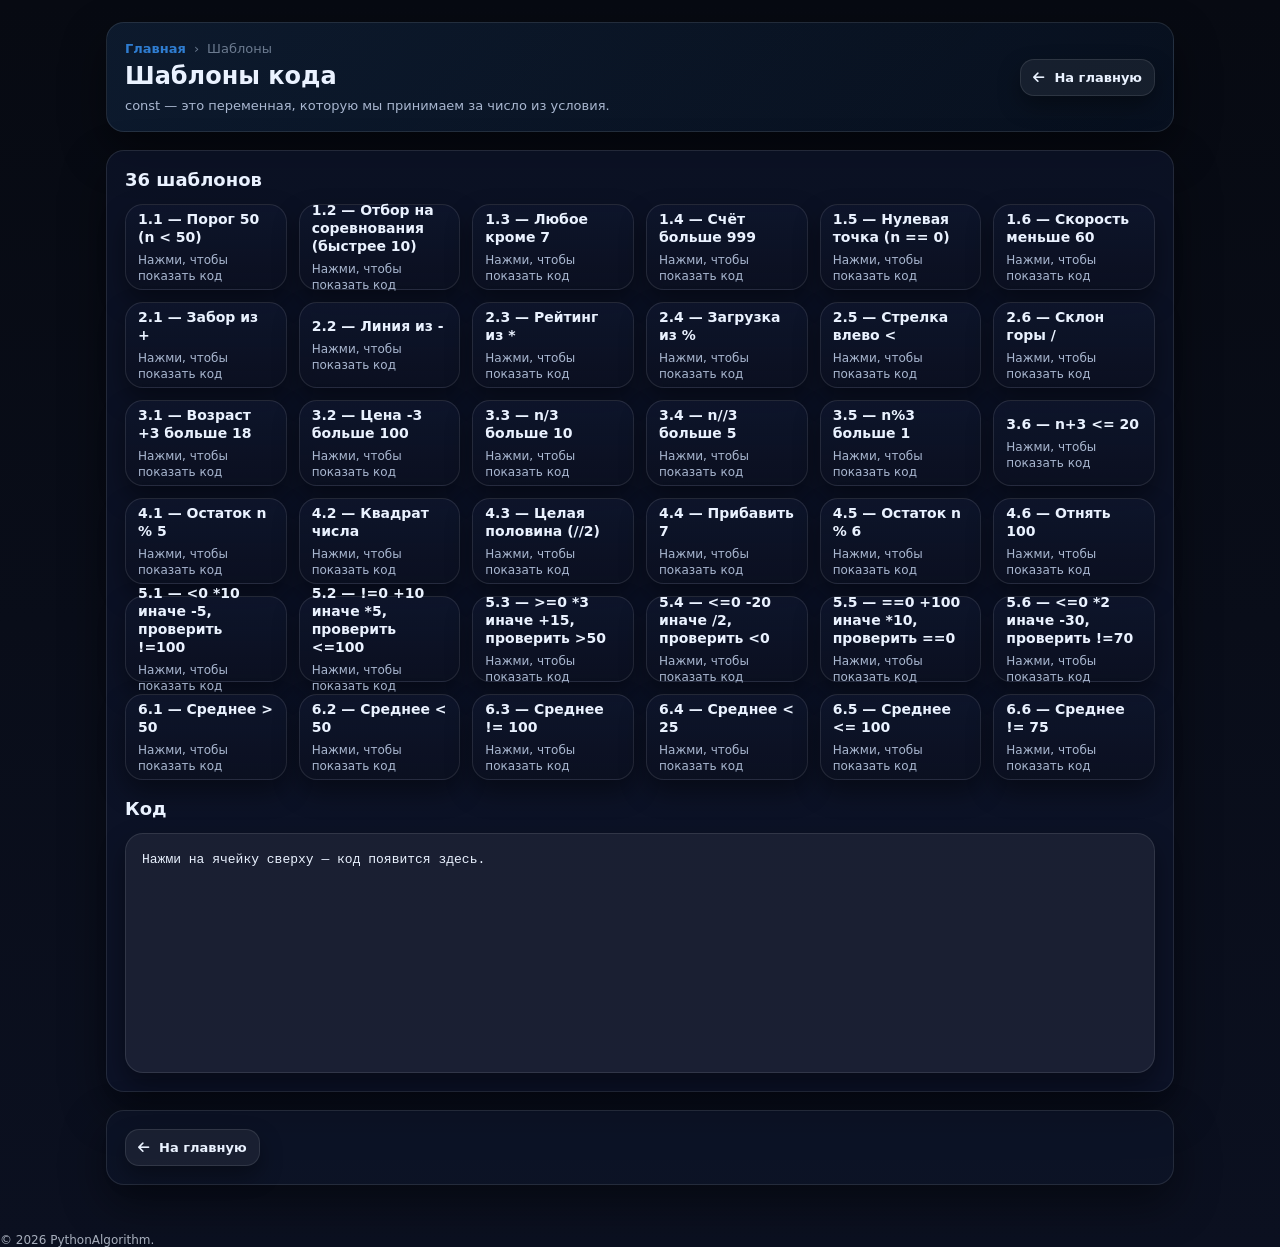
<file: templates.html>
<!DOCTYPE html>
<html lang="ru">
<head>
  <meta charset="UTF-8">
  <meta name="viewport" content="width=device-width, initial-scale=1.0">
  <title>PythonAlgorithm — Шаблоны</title>
  <link rel="stylesheet" href="./python-theme.css">
  <link rel="stylesheet" href="https://cdnjs.cloudflare.com/ajax/libs/font-awesome/6.4.0/css/all.min.css">
  <style>
    body{ margin:0px; font-family:var(--font); background:linear-gradient(180deg, var(--black), var(--black2)); color:var(--text); }
    .container{ width:auto; max-width:1100px; margin:0px auto; padding:22px 16px 36px; }
  </style>
</head>
<body>
  <div class="container">

    <header>
      <div class="page-title">
        <div>
          <div class="breadcrumb">
            <a href="index.html">Главная</a>
            <span>›</span>
            <span>Шаблоны</span>
          </div>
          <h1 style="margin:6px 0px 0px; font-size:24px;">Шаблоны кода</h1>
          <p style="margin:8px 0px 0px; color:#a9b7d0; font-size:13px;">
            const — это переменная, которую мы принимаем за число из условия.
          </p>
        </div>

        <a class="back-home" href="index.html">
          <i class="fas fa-arrow-left"></i>
          На главную
        </a>
      </div>
    </header>

    <main>
      <section class="section">
        <h2>36 шаблонов</h2>

        <div class="templates-grid" id="grid">
          <div class="tpl-cell" data-code="const = 50

n=int(input())

if n &lt; const:
    print(&#x27;YES&#x27;)
else:
    print(&#x27;NO&#x27;)">
            <div class="tpl-cell-title">1.1 — Порог 50 (n &lt; 50)</div>
            <div class="tpl-cell-sub">Нажми, чтобы показать код</div>
          </div>
          <div class="tpl-cell" data-code="const = 10

n=int(input())

if n &lt; const:
    print(&#x27;YES&#x27;)
else:
    print(&#x27;NO&#x27;)">
            <div class="tpl-cell-title">1.2 — Отбор на соревнования (быстрее 10)</div>
            <div class="tpl-cell-sub">Нажми, чтобы показать код</div>
          </div>
          <div class="tpl-cell" data-code="const = 7

n=int(input())

if n != const:
    print(&#x27;YES&#x27;)
else:
    print(&#x27;NO&#x27;)">
            <div class="tpl-cell-title">1.3 — Любое кроме 7</div>
            <div class="tpl-cell-sub">Нажми, чтобы показать код</div>
          </div>
          <div class="tpl-cell" data-code="const = 999

n=int(input())

if n &gt; const:
    print(&#x27;YES&#x27;)
else:
    print(&#x27;NO&#x27;)">
            <div class="tpl-cell-title">1.4 — Счёт больше 999</div>
            <div class="tpl-cell-sub">Нажми, чтобы показать код</div>
          </div>
          <div class="tpl-cell" data-code="const = 0

n=int(input())

if n == const:
    print(&#x27;YES&#x27;)
else:
    print(&#x27;NO&#x27;)">
            <div class="tpl-cell-title">1.5 — Нулевая точка (n == 0)</div>
            <div class="tpl-cell-sub">Нажми, чтобы показать код</div>
          </div>
          <div class="tpl-cell" data-code="const = 60

n=int(input())

if n &lt; const:
    print(&#x27;YES&#x27;)
else:
    print(&#x27;NO&#x27;)">
            <div class="tpl-cell-title">1.6 — Скорость меньше 60</div>
            <div class="tpl-cell-sub">Нажми, чтобы показать код</div>
          </div>
          <div class="tpl-cell" data-code="n=int(input())
for i in range(n):
    print(&#x27;+&#x27;,end=&quot;&quot;)">
            <div class="tpl-cell-title">2.1 — Забор из +</div>
            <div class="tpl-cell-sub">Нажми, чтобы показать код</div>
          </div>
          <div class="tpl-cell" data-code="n=int(input())
for i in range(n):
    print(&#x27;-&#x27;,end=&quot;&quot;)">
            <div class="tpl-cell-title">2.2 — Линия из -</div>
            <div class="tpl-cell-sub">Нажми, чтобы показать код</div>
          </div>
          <div class="tpl-cell" data-code="n=int(input())
for i in range(n):
    print(&#x27;*&#x27;,end=&quot;&quot;)">
            <div class="tpl-cell-title">2.3 — Рейтинг из *</div>
            <div class="tpl-cell-sub">Нажми, чтобы показать код</div>
          </div>
          <div class="tpl-cell" data-code="n=int(input())
for i in range(n):
    print(&#x27;%&#x27;,end=&quot;&quot;)">
            <div class="tpl-cell-title">2.4 — Загрузка из %</div>
            <div class="tpl-cell-sub">Нажми, чтобы показать код</div>
          </div>
          <div class="tpl-cell" data-code="n=int(input())
for i in range(n):
    print(&#x27;&lt;&#x27;,end=&quot;&quot;)">
            <div class="tpl-cell-title">2.5 — Стрелка влево &lt;</div>
            <div class="tpl-cell-sub">Нажми, чтобы показать код</div>
          </div>
          <div class="tpl-cell" data-code="n=int(input())
for i in range(n):
    print(&#x27;/&#x27;,end=&quot;&quot;)">
            <div class="tpl-cell-title">2.6 — Склон горы /</div>
            <div class="tpl-cell-sub">Нажми, чтобы показать код</div>
          </div>
          <div class="tpl-cell" data-code="const = 3
const2 = 18

n = int(input())
result = n + const
if result &gt; const2:
    print(&#x27;YES&#x27;)
else:
    print(&#x27;NO&#x27;)">
            <div class="tpl-cell-title">3.1 — Возраст +3 больше 18</div>
            <div class="tpl-cell-sub">Нажми, чтобы показать код</div>
          </div>
          <div class="tpl-cell" data-code="const = 3
const2 = 100

n = int(input())
result = n - const
if result &gt; const2:
    print(&#x27;YES&#x27;)
else:
    print(&#x27;NO&#x27;)">
            <div class="tpl-cell-title">3.2 — Цена -3 больше 100</div>
            <div class="tpl-cell-sub">Нажми, чтобы показать код</div>
          </div>
          <div class="tpl-cell" data-code="const = 3
const2 = 10

n = int(input())
result = n / const
if result &gt; const2:
    print(&#x27;YES&#x27;)
else:
    print(&#x27;NO&#x27;)">
            <div class="tpl-cell-title">3.3 — n/3 больше 10</div>
            <div class="tpl-cell-sub">Нажми, чтобы показать код</div>
          </div>
          <div class="tpl-cell" data-code="const = 3
const2 = 5

n = int(input())
result = n // const
if result &gt; const2:
    print(&#x27;YES&#x27;)
else:
    print(&#x27;NO&#x27;)">
            <div class="tpl-cell-title">3.4 — n//3 больше 5</div>
            <div class="tpl-cell-sub">Нажми, чтобы показать код</div>
          </div>
          <div class="tpl-cell" data-code="const = 3
const2 = 1

n = int(input())
result = n % const
if result &gt; const2:
    print(&#x27;YES&#x27;)
else:
    print(&#x27;NO&#x27;)">
            <div class="tpl-cell-title">3.5 — n%3 больше 1</div>
            <div class="tpl-cell-sub">Нажми, чтобы показать код</div>
          </div>
          <div class="tpl-cell" data-code="const = 3
const2 = 20

n = int(input())
result = n + const
if result &lt;= const2:
    print(&#x27;YES&#x27;)
else:
    print(&#x27;NO&#x27;)">
            <div class="tpl-cell-title">3.6 — n+3 &lt;= 20</div>
            <div class="tpl-cell-sub">Нажми, чтобы показать код</div>
          </div>
          <div class="tpl-cell" data-code="const = 5

n = int(input())
result = n % const
print(result)">
            <div class="tpl-cell-title">4.1 — Остаток n % 5</div>
            <div class="tpl-cell-sub">Нажми, чтобы показать код</div>
          </div>
          <div class="tpl-cell" data-code="n = int(input())
result = n * n
print(result)">
            <div class="tpl-cell-title">4.2 — Квадрат числа</div>
            <div class="tpl-cell-sub">Нажми, чтобы показать код</div>
          </div>
          <div class="tpl-cell" data-code="const = 2

n = int(input())
result = n // const
print(result)">
            <div class="tpl-cell-title">4.3 — Целая половина (//2)</div>
            <div class="tpl-cell-sub">Нажми, чтобы показать код</div>
          </div>
          <div class="tpl-cell" data-code="const = 7

n = int(input())
result = n + const
print(result)">
            <div class="tpl-cell-title">4.4 — Прибавить 7</div>
            <div class="tpl-cell-sub">Нажми, чтобы показать код</div>
          </div>
          <div class="tpl-cell" data-code="const = 6

n = int(input())
result = n % const
print(result)">
            <div class="tpl-cell-title">4.5 — Остаток n % 6</div>
            <div class="tpl-cell-sub">Нажми, чтобы показать код</div>
          </div>
          <div class="tpl-cell" data-code="const = 100

n = int(input())
result = n - const
print(result)">
            <div class="tpl-cell-title">4.6 — Отнять 100</div>
            <div class="tpl-cell-sub">Нажми, чтобы показать код</div>
          </div>
          <div class="tpl-cell" data-code="const = 10
const2 = 5
const3 = 100

n = int(input())
if n &lt; 0:
    result = n * const
else:
    result = n - const2
if result != const3:
    print(&#x27;YES&#x27;)
else:
    print(&#x27;NO&#x27;)">
            <div class="tpl-cell-title">5.1 — &lt;0 *10 иначе -5, проверить !=100</div>
            <div class="tpl-cell-sub">Нажми, чтобы показать код</div>
          </div>
          <div class="tpl-cell" data-code="const = 10
const2 = 5
const3 = 100

n = int(input())
if n != 0:
    result = n + const
else:
    result = n * const2
if result &lt;= const3:
    print(&#x27;YES&#x27;)
else:
    print(&#x27;NO&#x27;)">
            <div class="tpl-cell-title">5.2 — !=0 +10 иначе *5, проверить &lt;=100</div>
            <div class="tpl-cell-sub">Нажми, чтобы показать код</div>
          </div>
          <div class="tpl-cell" data-code="const = 3
const2 = 15
const3 = 50

n = int(input())
if n &gt;= 0:
    result = n * const
else:
    result = n + const2
if result &gt; const3:
    print(&#x27;YES&#x27;)
else:
    print(&#x27;NO&#x27;)">
            <div class="tpl-cell-title">5.3 — &gt;=0 *3 иначе +15, проверить &gt;50</div>
            <div class="tpl-cell-sub">Нажми, чтобы показать код</div>
          </div>
          <div class="tpl-cell" data-code="const = 20
const2 = 2
const3 = 0

n = int(input())
if n &lt;= 0:
    result = n - const
else:
    result = n / const2
if result &lt; const3:
    print(&#x27;YES&#x27;)
else:
    print(&#x27;NO&#x27;)">
            <div class="tpl-cell-title">5.4 — &lt;=0 -20 иначе /2, проверить &lt;0</div>
            <div class="tpl-cell-sub">Нажми, чтобы показать код</div>
          </div>
          <div class="tpl-cell" data-code="const = 100
const2 = 10
const3 = 0

n = int(input())
if n == 0:
    result = n + const
else:
    result = n * const2
if result == const3:
    print(&#x27;YES&#x27;)
else:
    print(&#x27;NO&#x27;)">
            <div class="tpl-cell-title">5.5 — ==0 +100 иначе *10, проверить ==0</div>
            <div class="tpl-cell-sub">Нажми, чтобы показать код</div>
          </div>
          <div class="tpl-cell" data-code="const = 2
const2 = 30
const3 = 70

n = int(input())
if n &lt;= 0:
    result = n * const
else:
    result = n - const2
if result != const3:
    print(&#x27;YES&#x27;)
else:
    print(&#x27;NO&#x27;)">
            <div class="tpl-cell-title">5.6 — &lt;=0 *2 иначе -30, проверить !=70</div>
            <div class="tpl-cell-sub">Нажми, чтобы показать код</div>
          </div>
          <div class="tpl-cell" data-code="const = 50

n = int(input())
m = int(input())
average = (n + m) / 2
if average &gt; const:
    print(&#x27;YES&#x27;)
else:
    print(&#x27;NO&#x27;)">
            <div class="tpl-cell-title">6.1 — Среднее &gt; 50</div>
            <div class="tpl-cell-sub">Нажми, чтобы показать код</div>
          </div>
          <div class="tpl-cell" data-code="const = 50

n = int(input())
m = int(input())
average = (n + m) / 2
if average &lt; const:
    print(&#x27;YES&#x27;)
else:
    print(&#x27;NO&#x27;)">
            <div class="tpl-cell-title">6.2 — Среднее &lt; 50</div>
            <div class="tpl-cell-sub">Нажми, чтобы показать код</div>
          </div>
          <div class="tpl-cell" data-code="const = 100

n = int(input())
m = int(input())
average = (n + m) / 2
if average != const:
    print(&#x27;YES&#x27;)
else:
    print(&#x27;NO&#x27;)">
            <div class="tpl-cell-title">6.3 — Среднее != 100</div>
            <div class="tpl-cell-sub">Нажми, чтобы показать код</div>
          </div>
          <div class="tpl-cell" data-code="const = 25

n = int(input())
m = int(input())
average = (n + m) / 2
if average &lt; const:
    print(&#x27;YES&#x27;)
else:
    print(&#x27;NO&#x27;)">
            <div class="tpl-cell-title">6.4 — Среднее &lt; 25</div>
            <div class="tpl-cell-sub">Нажми, чтобы показать код</div>
          </div>
          <div class="tpl-cell" data-code="const = 100

n = int(input())
m = int(input())
average = (n + m) / 2
if average &lt;= const:
    print(&#x27;YES&#x27;)
else:
    print(&#x27;NO&#x27;)">
            <div class="tpl-cell-title">6.5 — Среднее &lt;= 100</div>
            <div class="tpl-cell-sub">Нажми, чтобы показать код</div>
          </div>
          <div class="tpl-cell" data-code="const = 75

n = int(input())
m = int(input())
average = (n + m) / 2
if average != const:
    print(&#x27;YES&#x27;)
else:
    print(&#x27;NO&#x27;)">
            <div class="tpl-cell-title">6.6 — Среднее != 75</div>
            <div class="tpl-cell-sub">Нажми, чтобы показать код</div>
          </div>
        </div>

        <div style="margin-top:18px;">
          <h2>Код</h2>

          <pre id="codeBox" style="
            margin:0px;
            padding:16px;
            border-radius:18px;
            border:1px solid var(--border);
            background: rgba(255,255,255,0.06);
            box-shadow: 0px 12px 26px rgba(0,0,0,0.40);
            min-height:240px;
            font-family: var(--mono);
            font-size:13px;
            line-height:20px;
            white-space:pre-wrap;
            word-break:break-word;
            color:var(--text);
          ">Нажми на ячейку сверху — код появится здесь.</pre>
        </div>
      </section>
    </main>

    <footer>
        <a class="back-home" href="index.html">
          <i class="fas fa-arrow-left"></i>
          На главную
        </a>
      </div>

      <p class="copyright">© 2026 PythonAlgorithm.</p>
    </footer>

  </div>

  <script>
    const codeBox = document.getElementById("codeBox");
    const cells = document.querySelectorAll(".tpl-cell");

    cells.forEach((cell) => {
      cell.addEventListener("click", () => {
        const code = cell.getAttribute("data-code");
        codeBox.textContent = code;
      });
    });
  </script>
</body>
</html>
</file>
<file: python-theme.css>
:root{
  --blue:#2f7dd1;
  --blue2:#0b4a8b;
  --black:#070a12;
  --black2:#0b1020;
  --card:#0e152b;
  --text:#eaf2ff;
  --muted:#6b7a8f;
  --border:rgba(255,255,255,0.10);
  --shadow: 0px 18px 45px rgba(0,0,0,0.45);
  --radius: 18px;
  --font: system-ui, -apple-system, Segoe UI, Roboto, Arial, sans-serif;
  --mono: ui-monospace, SFMono-Regular, Menlo, Consolas, "Liberation Mono", monospace;
}

*{ box-sizing:border-box; }

body{
  margin:0px;
  font-family:var(--font);
  color:var(--text);
  background:
    radial-gradient(760px 460px at 120px 140px, rgba(47,125,209,0.22), transparent 60%),
    radial-gradient(760px 460px at 980px 160px, rgba(11,74,139,0.18), transparent 60%),
    linear-gradient(180deg, var(--black), var(--black2));
}

a{ color:inherit; text-decoration:none; }

.container{
  width:auto;
  max-width:1100px;
  margin:0px auto;
  padding:22px 16px 36px;
}

header{
  padding:18px;
  border-radius:var(--radius);
  background: linear-gradient(135deg, rgba(47,125,209,0.14), rgba(11,74,139,0.10));
  box-shadow: var(--shadow);
  border:1px solid var(--border);
}

.topbar{
  display:flex;
  align-items:center;
  justify-content:space-between;
  gap:16px;
}

.brand{
  display:flex;
  align-items:center;
  gap:12px;
}

.brand-logo {
  display: flex;
  align-items: center;
}

.brand-logo img {
  width: 50px;
  height: auto;
  display: block;
}
.brand-title{
  display:flex;
  flex-direction:column;
  gap:2px;
}

.brand-title h1{
  margin:0px;
  font-size:26px;
  line-height:30px;
  letter-spacing:0.2px;
}

.brand-title p{
  margin:0px;
  font-size:13px;
  color:var(--muted);
}

.hero{
  margin-top:18px;
  padding:18px;
  border-radius:var(--radius);
  background: rgba(14,21,43,0.82);
  border:1px solid var(--border);
  box-shadow: var(--shadow);
  display:flex;
  align-items:center;
  justify-content:space-between;
  gap:16px;
}

.hero-content{
  text-align:center;
  flex:1;
  display:flex;
  flex-direction:column;
  align-items:center;
  justify-content:center;
}

.hero h2{
  margin:0px 0px 8px;
  font-size:22px;
  line-height:28px;
}

.hero p{
  margin:0px;
  color:var(--muted);
  line-height:22px;
  font-size:14px;
}

.hero-badge{
  width:74px;
  height:74px;
  border-radius:22px;
  display:flex;
  align-items:center;
  justify-content:center;
  background: linear-gradient(135deg, rgba(47,125,209,0.18), rgba(11,74,139,0.14));
  border:1px solid var(--border);
}

.hero-badge i{
  font-size:36px;
  color: var(--blue);
}

.section{
  margin-top:18px;
  padding:18px;
  border-radius:var(--radius);
  background: rgba(14,21,43,0.70);
  border:1px solid var(--border);
  box-shadow: var(--shadow);
}

.section h2{
  margin:0px 0px 14px;
  font-size:18px;
}

.nav-buttons{
  display:flex;
  gap:14px;
  flex-wrap:wrap;
}

.nav-btn{
  flex:1;
  min-width:200px;
  padding:16px 20px;
  border-radius:var(--radius);
  border:1px solid var(--border);
  background: linear-gradient(180deg, rgba(14,21,43,0.95), rgba(11,16,32,0.88));
  box-shadow: 0px 12px 26px rgba(0,0,0,0.40);
  transition: transform 0.14s ease, box-shadow 0.14s ease, border-color 0.14s ease;
  cursor:pointer;
  display:flex;
  align-items:center;
  justify-content:center;
  gap:10px;
}

.nav-btn:hover{
  transform: translateY(-2px);
  box-shadow: 0px 18px 34px rgba(0,0,0,0.52);
  border-color: rgba(47,125,209,0.45);
}

.nav-btn:active{
  transform: translateY(1px) scale(0.99);
}

.btn-emoji i{
  font-size:22px;
  color: var(--blue);
}

.btn-text{
  font-size:16px;
  font-weight:700;
  color:var(--text);
}

.page-title{
  display:flex;
  align-items:center;
  justify-content:space-between;
  gap:12px;
}

.breadcrumb{
  display:flex;
  align-items:center;
  gap:8px;
  color:var(--muted);
  font-size:13px;
}

.breadcrumb a{
  color: var(--blue);
  font-weight:700;
}

.back-home{
  display:inline-flex;
  align-items:center;
  gap:10px;
  padding:10px 12px;
  border-radius:14px;
  border:1px solid var(--border);
  background: rgba(255,255,255,0.06);
  box-shadow: 0px 10px 22px rgba(0,0,0,0.35);
  font-weight:800;
  font-size:13px;
  transition: transform 0.14s ease, border-color 0.14s ease;
}

.back-home:hover{
  transform: translateY(-1px);
  border-color: rgba(47,125,209,0.45);
}

footer{
  margin-top:18px;
  padding:18px;
  border-radius:var(--radius);
  background: rgba(14,21,43,0.62);
  border:1px solid var(--border);
  box-shadow: var(--shadow);
  max-width:1100px;
  margin-left:auto;
  margin-right:auto;
}

.footer-row{
  display:flex;
  align-items:flex-start;
  justify-content:space-between;
  gap:16px;
}

.social-links p{
  margin:0px 0px 10px;
  color:var(--muted);
  font-size:13px;
}

.social-icons{
  display:flex;
  gap:10px;
  flex-wrap:wrap;
}

.social-icon{
  display:inline-flex;
  gap:8px;
  align-items:center;
  padding:10px 12px;
  border-radius:14px;
  border:1px solid var(--border);
  background: rgba(255,255,255,0.06);
  box-shadow: 0px 10px 22px rgba(0,0,0,0.30);
  font-weight:700;
  font-size:13px;
}

.social-icon i{ color: var(--blue); }

.copyright{
  margin:12px 0px 0px;
  color:rgba(233,242,255,0.70);
  font-size:12px;
}

@media (max-width: 1200px){
  .container{ max-width:980px; }
  footer{ max-width:980px; }
}

@media (max-width: 1020px){
  .container{ max-width:720px; }
  footer{ max-width:720px; }
  .nav-btn{ min-width:280px; }
}

@media (max-width: 760px){
  .container{ max-width:360px; padding:16px 12px 28px; }
  footer{ max-width:360px; }
  .hero-badge{ display:none; }
  .nav-buttons{ gap:12px; }
  .nav-btn{ min-width:100%; }
  .footer-row{ flex-direction:column; }
}.templates-grid{
  display:grid;
  grid-template-columns: repeat(6, 1fr);
  gap:12px;
}

.tpl-cell{
  height:86px;
  border-radius:18px;
  border:1px solid rgba(255,255,255,0.10);
  background: linear-gradient(180deg, rgba(14,21,43,0.95), rgba(11,16,32,0.88));
  box-shadow: 0px 12px 26px rgba(0,0,0,0.40);
  cursor:pointer;
  padding:12px;
  display:flex;
  flex-direction:column;
  justify-content:center;
  transition: transform 0.14s ease, border-color 0.14s ease;
}

.tpl-cell:hover{
  transform: translateY(-2px);
  border-color: rgba(47,125,209,0.45);
}

.tpl-cell:active{
  transform: translateY(1px);
}

.tpl-cell-title{
  font-size:14px;
  font-weight:900;
  color:#eaf2ff;
  line-height:18px;
}

.tpl-cell-sub{
  margin-top:6px;
  font-size:12px;
  color:#a9b7d0;
  line-height:16px;
}

@media (max-width: 1020px){
  .templates-grid{ grid-template-columns: repeat(3, 1fr); }
}

@media (max-width: 760px){
  .templates-grid{ grid-template-columns: repeat(2, 1fr); }
}


/* === Responsive additions: preserve existing colors and visual design === */
img{
  max-width:100%;
  height:auto;
}

@media (max-width: 1020px){
  .topbar,
  .hero,
  .page-title,
  .footer-row{
    flex-direction:column;
    align-items:flex-start;
  }

  .page-title .back-home{
    align-self:flex-start;
  }

  .hero{
    gap:14px;
  }

  .nav-btn,
  .panel,
  .token-card{
    width:100%;
  }
}

@media (max-width: 760px){
  .container{
    max-width:100%;
    width:100%;
    padding:16px 12px 28px;
  }

  .brand{
    align-items:flex-start;
  }

  .brand-logo img{
    width:40px;
  }

  .brand-title h1{
    font-size:22px;
    line-height:26px;
  }

  .hero h2{
    font-size:20px;
    line-height:24px;
  }

  .hero-badge{
    display:none;
  }

  .nav-buttons{
    gap:12px;
  }

  .nav-btn{
    width:100%;
  }

  .templates-grid{
    grid-template-columns: repeat(2, minmax(0, 1fr));
  }
}

@media (max-width: 520px){
  .templates-grid{
    grid-template-columns: 1fr;
  }

  .breadcrumb{
    flex-wrap:wrap;
  }

  .social-icons,
  .social{
    width:100%;
  }

  .social-icon,
  .social a,
  .back-home{
    width:100%;
    justify-content:center;
  }
}
</file>
